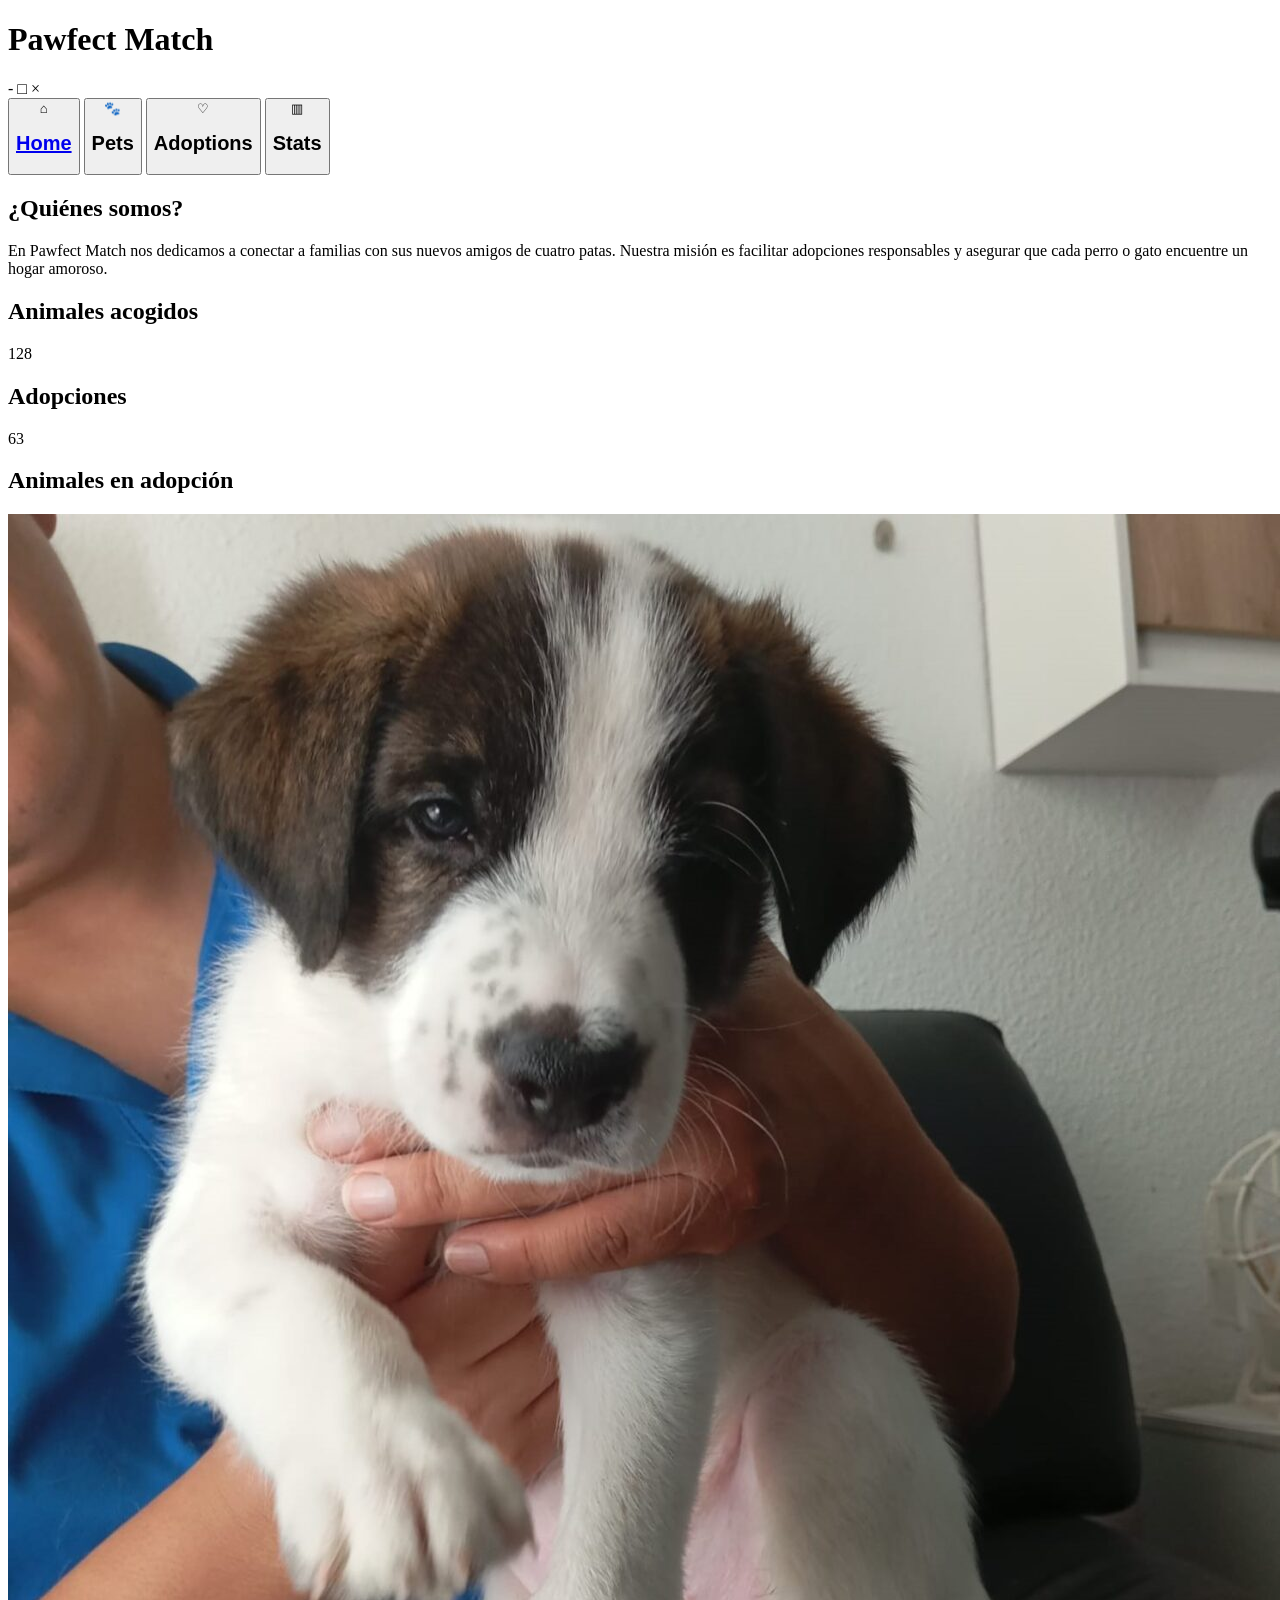
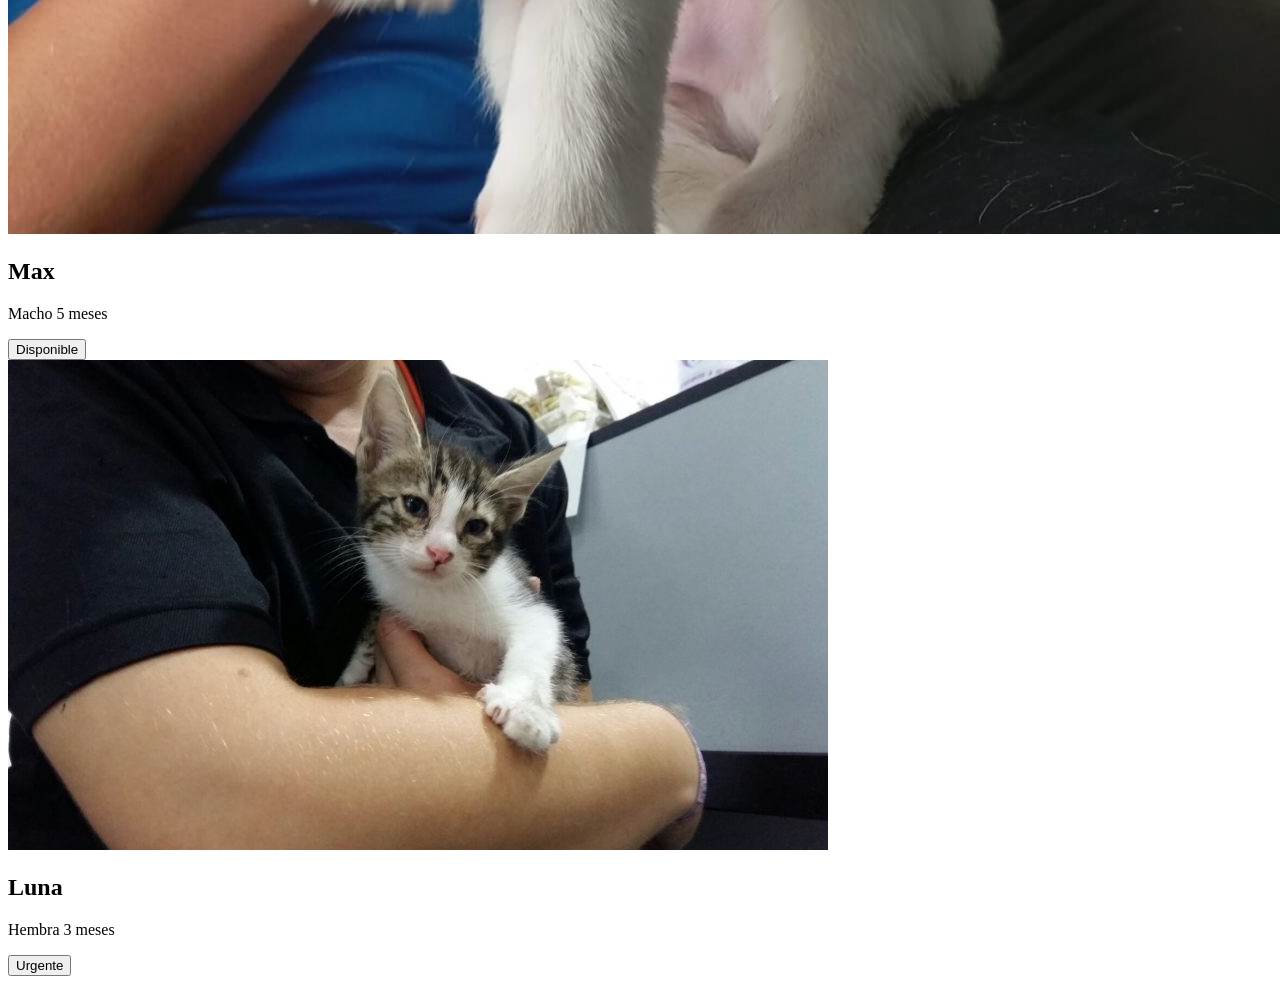
<file: index.html>
<!DOCTYPE html>
<html lang="en">
<head>
    <meta charset="UTF-8">
    <meta name="viewport" content="width=device-width, initial-scale=1.0">
    <title>PawfectMatch</title>
</head>
<body>

    <header>
        <h1>Pawfect Match</h1>

        <div id="actionTools">
            <span>-</span>
            <span>□</span>
            <span>×</span>
        </div>
    </header>

    <aside>
        <nav>

            <button>
                <span>⌂</span>
                <h2><a href="#home">Home</a></h2>
            </button>

            <button>
                <span>🐾</span>
                <h2>Pets</h2>
            </button>

            <button>
                <span>♡</span>
                <h2>Adoptions</h2>
            </button>

            <button>
                <span>▥</span>
                <h2>Stats</h2>
            </button>

        </nav>
    </aside>

    <main>

        <section id="home">

            <article id="intro">
                <h2>¿Quiénes somos?</h2>
                <p>
                    En Pawfect Match nos dedicamos a conectar a familias con sus
                    nuevos amigos de cuatro patas. Nuestra misión es facilitar
                    adopciones responsables y asegurar que cada perro o gato
                    encuentre un hogar amoroso.
                </p>
            </article>

            <article id="data">

                <div id="welcomed">
                    <h2>Animales acogidos</h2>
                    <p>128</p>
                </div>

                <div id="adopted">
                    <h2>Adopciones</h2>
                    <p>63</p>
                </div>

            </article>

            <article id="petsPreview">

                <h2>Animales en adopción</h2>

                <div id="petCards">

                    <div>
                        <img src="./img/perro1.jpg" alt="Imagen de Max">

                        <h2>Max</h2>
                        <p>Macho 5 meses</p>

                        <button>Disponible</button>
                    </div>

                    <div>
                        <img src="./img/gato1.jpeg" alt="Imagen de Luna">

                        <h2>Luna</h2>
                        <p>Hembra 3 meses</p>

                        <button>Urgente</button>
                    </div>

                </div>

            </article>

        </section>

        <section id="pets">

        </section>

        <section id="adoptions">

        </section>

        <section id="stats">

        </section>

    </main>

</body>
</html>
</file>
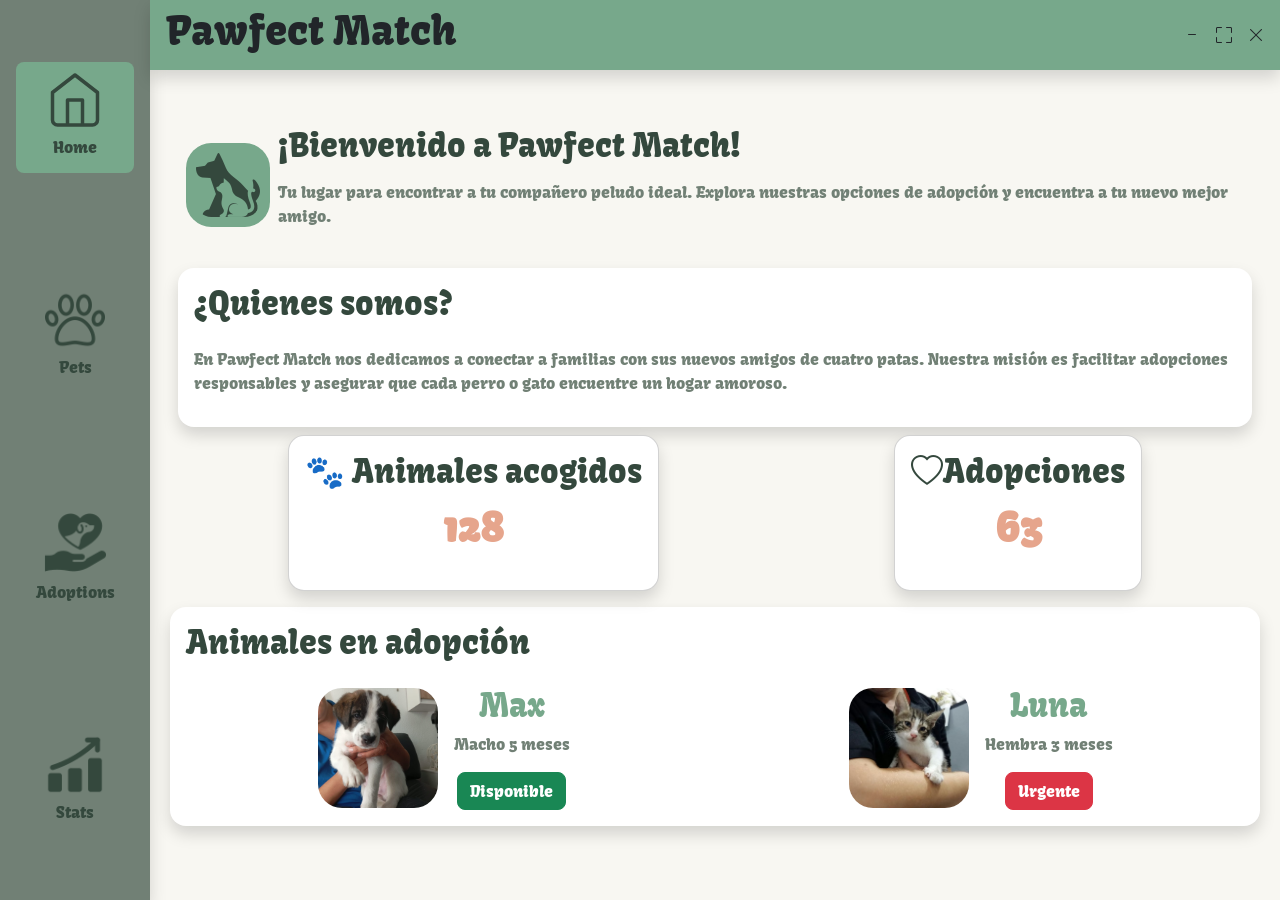
<file: indexmejorado.html>
<!DOCTYPE html>
<html lang="en">
<head>
    <meta charset="UTF-8">
    <meta name="viewport" content="width=device-width, initial-scale=1.0">
    <title>PawfectMatch</title>
    <link href="https://cdn.jsdelivr.net/npm/bootstrap@5.3.2/dist/css/bootstrap.min.css" rel="stylesheet">
    <link rel="stylesheet" href="https://cdn.jsdelivr.net/npm/bootstrap-icons@1.11.3/font/bootstrap-icons.min.css">
    <link rel="stylesheet" href="./css/styles.css">
    <link rel="preconnect" href="https://fonts.googleapis.com">
    <link rel="preconnect" href="https://fonts.gstatic.com" crossorigin>
    <link href="https://fonts.googleapis.com/css2?family=Kavoon&display=swap" rel="stylesheet">
</head>
<body>

    <header class="d-flex justify-content-between align-items-center p-3 shadow">
        <h1>Pawfect Match</h1>
        <div id="actionTools" class="d-flex gap-3">
            <i class="bi bi-dash"></i>
            <i class="bi bi-fullscreen"></i>
            <i class="bi bi-x-lg"></i>
        </div>
       
    </header>

    <aside>

        <nav class="d-flex flex-column justify-content-around gap-3 p-3 shadow h-100">

            <button data-section="home" class="btnNav active d-flex flex-column align-items-center gap-2 rounded-3 p-2">
                <img src="./img/home.svg" alt="Pet Image" class="pet-image">
                <h2>Home</h2>
            </button>
            <button data-section="pets" class="btnNav d-flex flex-column align-items-center gap-2 rounded-3 p-2">
                <img src="./img/animals.svg" alt="Pet Image" class="pet-image">
                <h2>Pets</h2>
            </button>
            <button data-section="adoptions" class="btnNav d-flex flex-column align-items-center gap-2 rounded-3 p-2">
                <img src="./img/adoption.svg" alt="Pet Image" class="pet-image">
                <h2>Adoptions</h2>
            </button>
            <button data-section="stats" class="btnNav d-flex flex-column align-items-center gap-2 rounded-3 p-2">
                <img src="./img/stats.svg" alt="Pet Image" class="pet-image">
                <h2>Stats</h2>
            </button>

        </nav>

    </aside>

    <main class="tab-content">
        <section id="home" class="tab-section active">
            <article id="title" class="d-flex flex-row align-items-center p-3 my-2 gap-2">
                <img src="./img/logo.svg" alt="Logo" class="logo">
                <div id="text" class="d-flex flex-column gap-2">
                    <h2>¡Bienvenido a Pawfect Match!</h2>
                    <p>Tu lugar para encontrar a tu compañero peludo ideal. Explora nuestras opciones de adopción y encuentra a tu nuevo mejor amigo.</p>
                </div>
            </article>
            <article id="intro" class="d-flex flex-column gap-3 bg-white rounded-4 p-3 m-2 shadow">
                <h2>¿Quienes somos?</h2>
                <p>En Pawfect Match nos dedicamos a conectar a familias con sus nuevos amigos de cuatro patas. Nuestra misión es facilitar adopciones responsables y asegurar que cada perro o gato encuentre un hogar amoroso.</p>
            </article>
            <article id="data" class="d-flex justify-content-around my-2">
                <div id="welcomed" class="card rounded-4 p-3 shadow d-inline-flex flex-column align-items-center">
                    <h2>🐾 Animales acogidos</h2>
                    <p class="fs-1 fw-bold">128</p>
                </div>
                <div id="adopted" class="card rounded-4 p-3 shadow d-inline-flex flex-column align-items-center">
                    <h2><i class="bi bi-heart"></i>Adopciones</h2>
                    <p class="fs-1 fw-bold">63</p>
                </div>
            </article>
            <article id="petsPreview" class="justify-content-center d-flex flex-column gap-3 bg-white rounded-4 p-3 shadow my-3">
                <h2>Animales en adopción</h2>
                <div id="petCards" class="d-flex justify-content-around gap-3">
                    <div class="card d-flex flex-row align-items-center gap-3 border-0">
                        <img src="./img/perro1.jpg" alt="Pet Image" class="pet-image">
                        <div id="text" class="d-flex flex-column align-items-center">
                            <h2 class="petName">Max</h2>
                            <p>Macho 5 meses</p>
                            <button class="btn btn-success rounded-3">Disponible</button>
                        </div>
                    </div>
                    <div class="card d-flex flex-row align-items-center gap-3 border-0">
                        <img src="./img/gato1.jpeg" alt="Pet Image" class="pet-image">
                        <div id="text" class="d-flex flex-column align-items-center">
                            <h2 class="petName">Luna</h2>
                            <p>Hembra 3 meses</p>
                            <button class="btn btn-danger rounded-3">Urgente</button>
                        </div>
                    </div>
                </div>
            </article>
        </section>




        <section id="pets" class="tab-section">

             <article id="title" class="d-flex flex-row align-items-center p-3 my-2 gap-2">
                <img src="./img/logo.svg" alt="Logo" class="logo">
                <div id="text" class="d-flex flex-column gap-2">
                    <h2>Animales en adopción</h2>
                    <p>Consulta y gestiona los animales disponibles para la adopción.</p>
                </div>
            </article>
            
            <article id="filter" class="d-flex flex-column align-items-center p-3 my-2 gap-2">
                <div id="searchBarAndPagination" class="form-floating mb-3 d-flex felx-row justify-content-between align-items-center gap-3">
                    <input type="text" class="form-control w-auto" id="floatingInput" placeholder="Busca aqui tu animal">
                    <label for="floatingInput" class="d-flex flex-row justify-content-center gap-3"><i class="bi bi-search"></i>Busca aqui tu animal</label>
                
                    <nav id="pageNavigation" aria-label="PageNavigation">
                        <ul class="pagination">
                            <li class="page-item">
                            <a class="page-link" href="#" aria-label="Previous">
                                <span aria-hidden="true"><i class="bi bi-arrow-left"></i></span>
                            </a>
                            </li>
                            <li class="page-item"><a class="page-link active" href="#">1</a></li>
                            <li class="page-item"><a class="page-link" href="#">2</a></li>
                            <li class="page-item"><a class="page-link" href="#">3</a></li>
                            <li class="page-item">
                            <a class="page-link" href="#" aria-label="Next">
                                <span aria-hidden="true"><i class="bi bi-arrow-right"></i></span>
                            </a>
                            </li>
                        </ul>
                    </nav>
                </div>

                <div class="filtrosAnimales d-flex flex-column align-items-center gap-3 p-3 my-2 rounded-4 shadow">
                    <div class="filtros-titulo d-flex flex-row align-items-center gap-2">
                        <i class="bi bi-funnel"></i>
                        <h4>Filtros</h4>
                    </div>

                    <!-- Filtros -->
                    <div class="filtros-campos d-flex flex-wrap justify-content-center gap-3">

                        <div class="filtro">
                            <label for="especie" class="form-label">Especie</label>
                            <select id="especie" class="form-select">
                                <option value="">Todas</option>
                                <option value="perro">Perro</option>
                                <option value="gato">Gato</option>
                                <option value="conejo">Conejo</option>
                                <option value="otro">Otro</option>
                            </select>
                        </div>

                        <div class="filtro">
                            <label for="raza" class="form-label">Raza</label>
                            <select id="raza" class="form-select">
                                <option value="">Todas</option>
                                <option value="mestizo">Mestizo</option>
                                <option value="pastor-aleman">Pastor alemán</option>
                                <option value="labrador">Labrador</option>
                                <option value="siames">Siamés</option>
                            </select>
                        </div>

                        <div class="filtro">
                            <label for="edad" class="form-label">Edad</label>
                            <select id="edad" class="form-select">
                                <option value="">Todas</option>
                                <option value="cachorro">Cachorro</option>
                                <option value="joven">Joven</option>
                                <option value="adulto">Adulto</option>
                                <option value="senior">Senior</option>
                            </select>
                        </div>

                        <div class="filtro">
                            <label for="sexo" class="form-label">Sexo</label>
                            <select id="sexo" class="form-select">
                                <option value="">Todos</option>
                                <option value="macho">Macho</option>
                                <option value="hembra">Hembra</option>
                            </select>
                        </div>

                        <div class="filtro">
                            <label for="ciudad" class="form-label">Ciudad</label>
                            <select id="ciudad" class="form-select">
                                <option value="">Todas</option>
                                <option value="valencia">Valencia</option>
                                <option value="alicante">Alicante</option>
                                <option value="castellon">Castellón</option>
                            </select>
                        </div>

                    </div>

                    <!-- Restablecer filtros -->
                    <button type="button"
                            class="btn-reset-filtros"
                            onclick="limpiarFiltros()"
                            aria-label="Restablecer filtros"
                            title="Restablecer filtros">
                        <i class="bi bi-arrow-clockwise"></i>
                    </button>
                </div>
                
            </article>



            

        </section>







        <section id="adoptions" class="tab-section">

             <article id="title" class="d-flex flex-row align-items-center p-3 my-2 gap-2">
                <img src="./img/logo.svg" alt="Logo" class="logo">
                <div id="text" class="d-flex flex-column gap-2">
                    <h2>Adopciones</h2>
                    <p>Consulta y gestiona las adopciones realizadas.</p>
                </div>
            </article>


            <article id="filter" class="d-flex flex-column align-items-center p-3 my-2 gap-2">
                <div id="searchBar" class="form-floating mb-3">
                    <input type="text" class="form-control w-auto" id="floatingInput" placeholder="Busca aqui tu animal">
                    <label for="floatingInput" class="d-flex flex-row justify-content-center gap-3"><i class="bi bi-search"></i>Busca aqui tu animal</label>
                </div>
                <nav id="pageNavigation" aria-label="PageNavigation">
                    <ul class="pagination">
                        <li class="page-item">
                        <a class="page-link" href="#" aria-label="Previous">
                            <span aria-hidden="true"><i class="bi bi-arrow-left"></i></span>
                        </a>
                        </li>
                        <li class="page-item"><a class="page-link active" href="#">1</a></li>
                        <li class="page-item"><a class="page-link" href="#">2</a></li>
                        <li class="page-item"><a class="page-link" href="#">3</a></li>
                        <li class="page-item">
                        <a class="page-link" href="#" aria-label="Next">
                            <span aria-hidden="true"><i class="bi bi-arrow-right"></i></span>
                        </a>
                        </li>
                    </ul>
                </nav>

                <div class="filtrosAnimales d-flex flex-column align-items-center gap-3 p-3 my-2 rounded-4 shadow">
                    <div class="filtros-titulo d-flex flex-row align-items-center gap-2">
                        <i class="bi bi-funnel"></i>
                        <h4>Filtros</h4>
                    </div>

                    <!-- Filtros -->
                    <div class="filtros-campos d-flex flex-wrap justify-content-center gap-3">

                        <div class="filtro">
                            <label for="especie" class="form-label">Especie</label>
                            <select id="especie" class="form-select">
                                <option value="">Todas</option>
                                <option value="perro">Perro</option>
                                <option value="gato">Gato</option>
                                <option value="conejo">Conejo</option>
                                <option value="otro">Otro</option>
                            </select>
                        </div>

                        <div class="filtro">
                            <label for="raza" class="form-label">Raza</label>
                            <select id="raza" class="form-select">
                                <option value="">Todas</option>
                                <option value="mestizo">Mestizo</option>
                                <option value="pastor-aleman">Pastor alemán</option>
                                <option value="labrador">Labrador</option>
                                <option value="siames">Siamés</option>
                            </select>
                        </div>

                        <div class="filtro">
                            <label for="edad" class="form-label">Edad</label>
                            <select id="edad" class="form-select">
                                <option value="">Todas</option>
                                <option value="cachorro">Cachorro</option>
                                <option value="joven">Joven</option>
                                <option value="adulto">Adulto</option>
                                <option value="senior">Senior</option>
                            </select>
                        </div>

                        <div class="filtro">
                            <label for="sexo" class="form-label">Sexo</label>
                            <select id="sexo" class="form-select">
                                <option value="">Todos</option>
                                <option value="macho">Macho</option>
                                <option value="hembra">Hembra</option>
                            </select>
                        </div>

                        <div class="filtro">
                            <label for="ciudad" class="form-label">Ciudad</label>
                            <select id="ciudad" class="form-select">
                                <option value="">Todas</option>
                                <option value="valencia">Valencia</option>
                                <option value="alicante">Alicante</option>
                                <option value="castellon">Castellón</option>
                            </select>
                        </div>

                    </div>

                    <!-- Restablecer filtros -->
                    <button type="button"
                            class="btn-reset-filtros"
                            onclick="limpiarFiltros()"
                            aria-label="Restablecer filtros"
                            title="Restablecer filtros">
                        <i class="bi bi-arrow-clockwise"></i>
                    </button>
                </div>
                
            </article>



        </section>








        <section id="stats" class="tab-section">

            <article id="title" class="d-flex flex-row align-items-center p-3 my-2 gap-2">
                <img src="./img/logo.svg" alt="Logo" class="logo">
                <div id="text" class="d-flex flex-column gap-2">
                    <h2>Estadísticas de adopción</h2>
                    <p>Consulta y analiza las estadísticas de las adopciones para tomar mejores decisiones</p>
                </div>
            </article>



            <article id="filter" class="d-flex flex-column align-items-center p-3 my-2 gap-2">
                <div id="searchBar" class="form-floating mb-3">
                    <input type="text" class="form-control w-auto" id="floatingInput" placeholder="Busca aqui tu animal">
                    <label for="floatingInput" class="d-flex flex-row justify-content-center gap-3"><i class="bi bi-search"></i>Busca aqui tu animal</label>
                </div>
                <nav id="pageNavigation" aria-label="PageNavigation">
                    <ul class="pagination">
                        <li class="page-item">
                        <a class="page-link" href="#" aria-label="Previous">
                            <span aria-hidden="true"><i class="bi bi-arrow-left"></i></span>
                        </a>
                        </li>
                        <li class="page-item"><a class="page-link active" href="#">1</a></li>
                        <li class="page-item"><a class="page-link" href="#">2</a></li>
                        <li class="page-item"><a class="page-link" href="#">3</a></li>
                        <li class="page-item">
                        <a class="page-link" href="#" aria-label="Next">
                            <span aria-hidden="true"><i class="bi bi-arrow-right"></i></span>
                        </a>
                        </li>
                    </ul>
                </nav>

                <div class="filtrosAnimales d-flex flex-column align-items-center gap-3 p-3 my-2 rounded-4 shadow">
                    <div class="filtros-titulo d-flex flex-row align-items-center gap-2">
                        <i class="bi bi-funnel"></i>
                        <h4>Filtros</h4>
                    </div>

                    <!-- Filtros -->
                    <div class="filtros-campos d-flex flex-wrap justify-content-center gap-3">

                        <div class="filtro">
                            <label for="especie" class="form-label">Especie</label>
                            <select id="especie" class="form-select">
                                <option value="">Todas</option>
                                <option value="perro">Perro</option>
                                <option value="gato">Gato</option>
                                <option value="conejo">Conejo</option>
                                <option value="otro">Otro</option>
                            </select>
                        </div>

                        <div class="filtro">
                            <label for="raza" class="form-label">Raza</label>
                            <select id="raza" class="form-select">
                                <option value="">Todas</option>
                                <option value="mestizo">Mestizo</option>
                                <option value="pastor-aleman">Pastor alemán</option>
                                <option value="labrador">Labrador</option>
                                <option value="siames">Siamés</option>
                            </select>
                        </div>

                        <div class="filtro">
                            <label for="edad" class="form-label">Edad</label>
                            <select id="edad" class="form-select">
                                <option value="">Todas</option>
                                <option value="cachorro">Cachorro</option>
                                <option value="joven">Joven</option>
                                <option value="adulto">Adulto</option>
                                <option value="senior">Senior</option>
                            </select>
                        </div>

                        <div class="filtro">
                            <label for="sexo" class="form-label">Sexo</label>
                            <select id="sexo" class="form-select">
                                <option value="">Todos</option>
                                <option value="macho">Macho</option>
                                <option value="hembra">Hembra</option>
                            </select>
                        </div>

                        <div class="filtro">
                            <label for="ciudad" class="form-label">Ciudad</label>
                            <select id="ciudad" class="form-select">
                                <option value="">Todas</option>
                                <option value="valencia">Valencia</option>
                                <option value="alicante">Alicante</option>
                                <option value="castellon">Castellón</option>
                            </select>
                        </div>

                    </div>

                    <!-- Restablecer filtros -->
                    <button type="button"
                            class="btn-reset-filtros"
                            onclick="limpiarFiltros()"
                            aria-label="Restablecer filtros"
                            title="Restablecer filtros">
                        <i class="bi bi-arrow-clockwise"></i>
                    </button>
                </div>
                
            </article>



        </section>

    </main>

    
    <script src="https://cdn.jsdelivr.net/npm/bootstrap@5.3.2/dist/js/bootstrap.bundle.min.js"></script>
    <script>
        const navButtons = document.querySelectorAll('.btnNav');
        const sections = document.querySelectorAll('.tab-section');

        navButtons.forEach(button => {
            button.addEventListener('click', () => {
                // Obtener el identificador de la sección
                const sectionId = button.dataset.section;

                // Ocultar todas las secciones
                sections.forEach(section => {
                    section.classList.remove('active');
                });

                // Mostrar la sección seleccionada
                document.getElementById(sectionId).classList.add('active');

                // Quitar el estado activo de todos los botones
                navButtons.forEach(navButton => {
                    navButton.classList.remove('active');
                });

                // Marcar como activo el botón seleccionado
                button.classList.add('active');
            });
        });

        function limpiarFiltros() {
            const filtros = document.querySelectorAll('.filtrosAnimales select');

            filtros.forEach(select => {
                select.selectedIndex = 0;

                // Notificar que el valor ha cambiado
                select.dispatchEvent(new Event('change', {
                    bubbles: true
                }));
            });
        }
    </script>
    <script src="/js/repaso.js"></script>
</body>
</html>
</file>
<file: css/styles.css>
:root {
  --sidebar-width: 150px;
  --header-height: 70px;
  --content-gap: 20px;

  --verdeGris: #718075;
  --verdeOscuro: #34483d;
  --verdeClaro: #77a88b;
  --bgCrema: #f8f7f2;
  --melocoton: #e6a58c;
}

/* Ocultar todas las secciones */
.tab-section {
  display: none;
  margin-top: 20px;
}

/* Mostrar únicamente la sección seleccionada */
.tab-section.active {
  display: block;
  animation: fadeIn 1s ease both;
}

@keyframes fadeIn {
  from {
    opacity: 0;
  }

  to {
    opacity: 1;
  }
}

body {
  background-color: var(--bgCrema);
  font-family: "Kavoon", serif;
  p {
    color: var(--verdeGris);
  }

  h2 {
    color: var(--verdeOscuro);
  }

  header {
    position: fixed;
    top: 0;
    left: var(--sidebar-width);
    right: 0;
    height: var(--header-height);
    z-index: 1000;
    background-color: var(--verdeClaro);
  }

  aside {
    position: fixed;
    top: 0;
    left: 0;
    width: var(--sidebar-width);
    height: 100vh;
    background-color: var(--verdeGris);

    .btnNav {
      border: none;
      background-color: transparent;
      cursor: pointer;
      color: var(--verdeOscuro);
      i,
      p {
        font-size: 1.5rem;
      }
      h2 {
        font-size: 1rem;
      }

      &.active {
        background-color: #77a88b;
        color: #ffffff;
        border: none;
      }

      &:hover {
        background-color: #e6a58c;
        color: #ffffff;
      }
    }
  }

  main {
    margin-left: var(--sidebar-width);
    padding-top: calc(var(--header-height) + var(--content-gap));
    padding-left: 20px;
    padding-right: 20px;

    #home {
      .logo {
        background-color: var(--verdeClaro);
        border-radius: 30%;
        padding: 10px;
      }

      #intro {
        background-color: white;
      }

      #data {
        p {
          color: var(--melocoton);
        }
      }

      .pet-image {
        width: 120px;
        height: 120px;
        object-fit: cover;
        border-radius: 20%;
      }

      .petName {
        color: var(--verdeClaro);
      }
    }
    
    /*Filter de todos los sections -> paginacion y filtros*/
      #filter {
        #searchBar{}
        nav {
          ul {
            li {
              a.page-link {
                color: var(--verdeClaro);
                background-color: transparent;
                border-color: var(--verdeClaro);

                &:hover {
                  background-color: var(--verdeClaro);
                  color: white;
                }

                &.active {
                  background-color: var(--verdeOscuro);
                  border-color: var(--verdeOscuro);
                  color: white;
                }

                &:focus {
                  box-shadow: none;
                }
              }
            }
          }
        }
        #filtrosAnimales{

            i{
                
            }
        }
      }
  }
}
</file>
